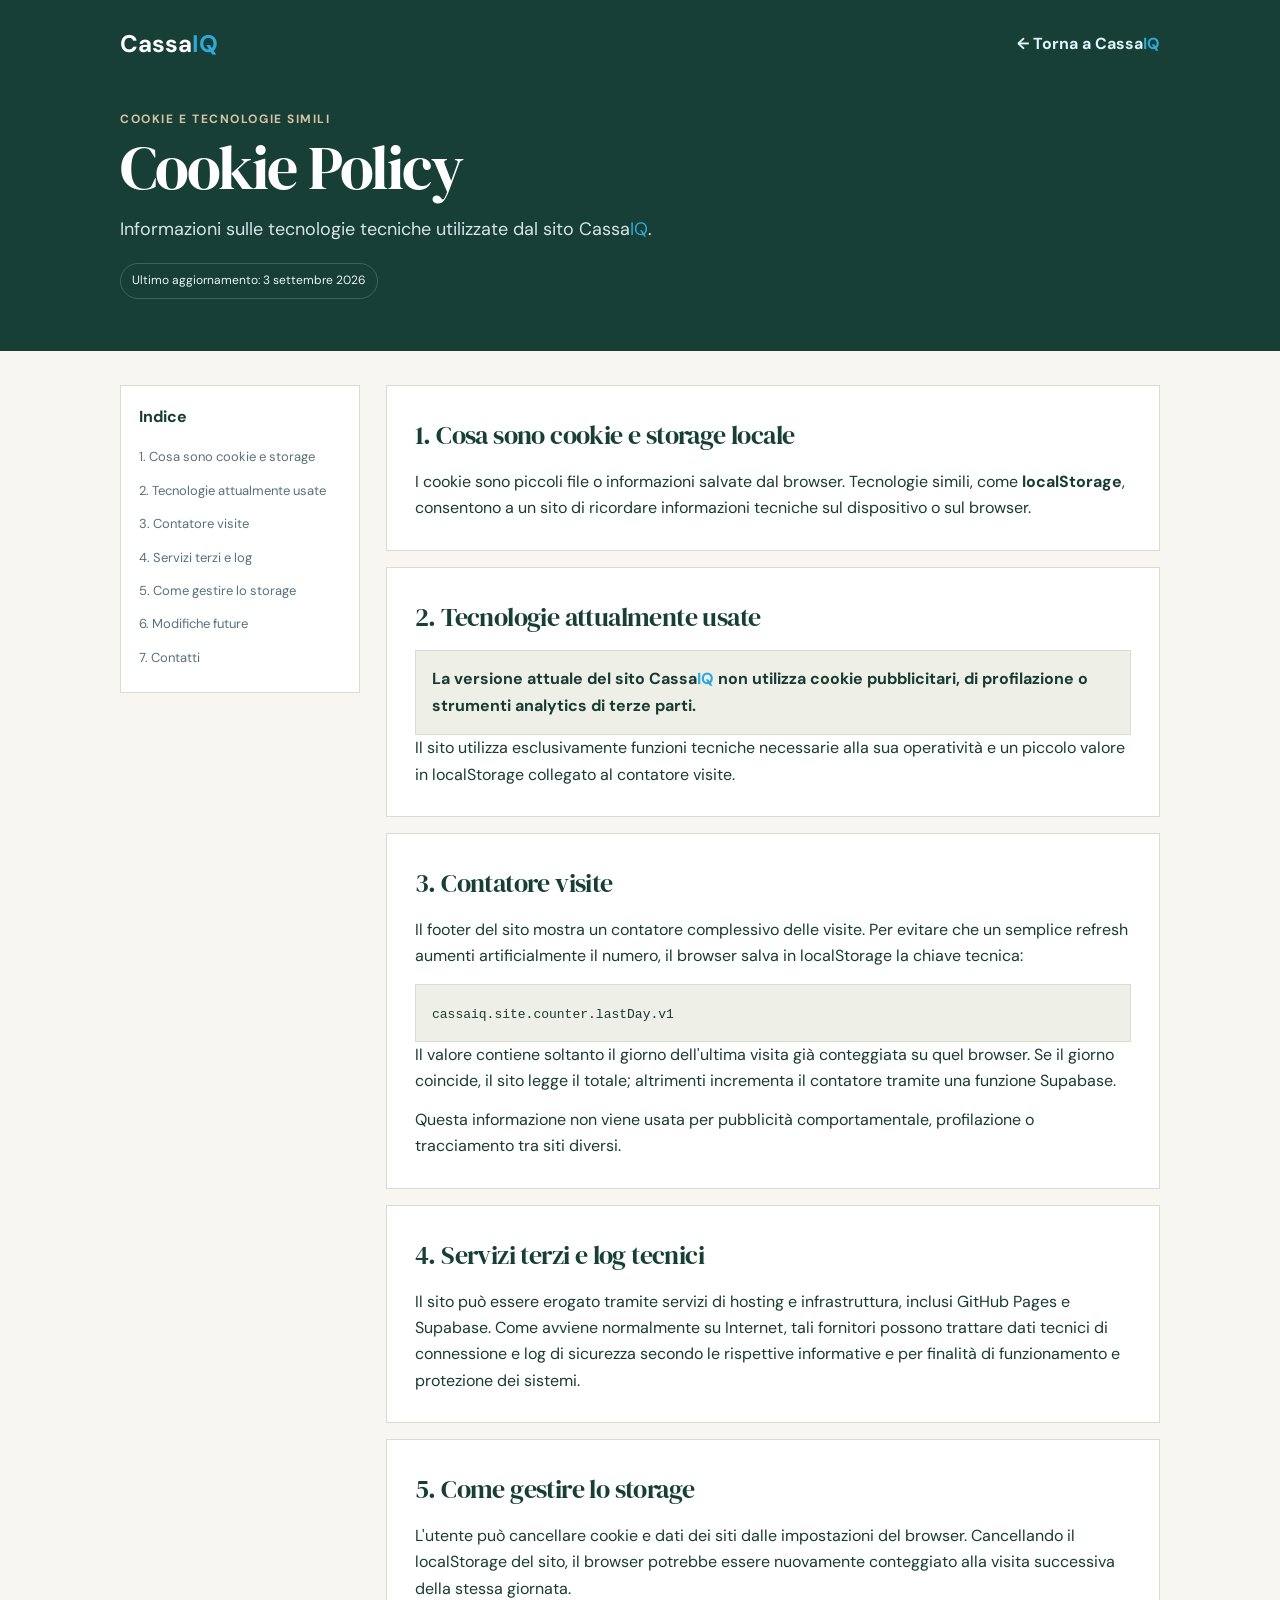
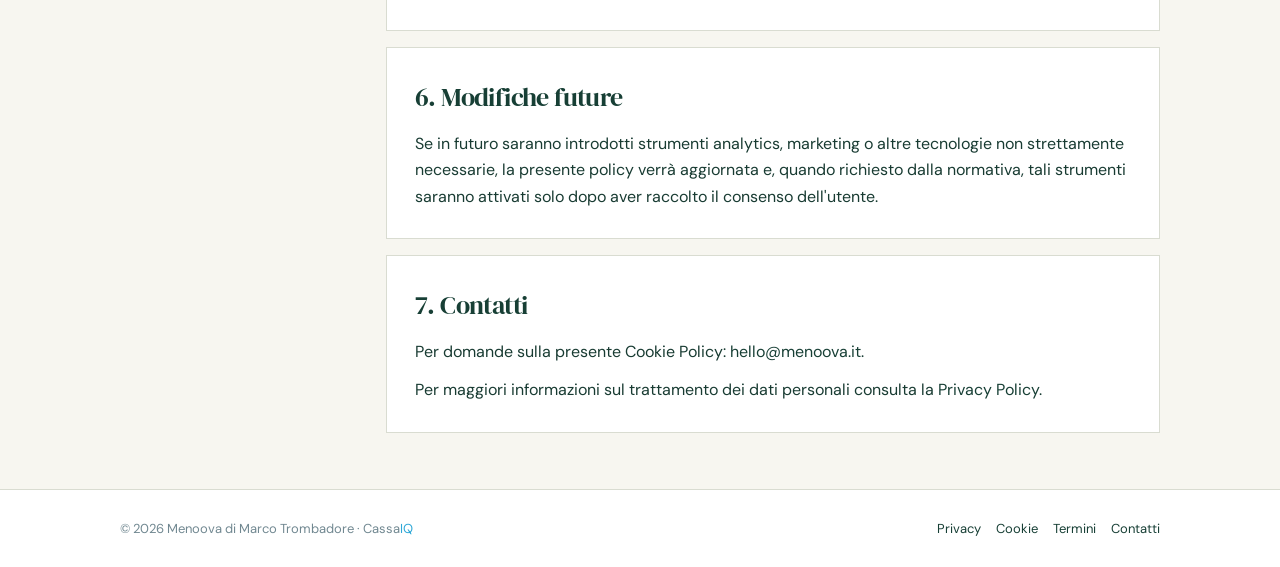
<file: cookie-policy.html>
<!doctype html>
<html lang="it">
<head>
<meta charset="utf-8">
<meta name="viewport" content="width=device-width,initial-scale=1">
<meta name="theme-color" content="#2fa8d7">
<title>Cookie Policy — CassaIQ</title>
<meta name="robots" content="index,follow">
<style>
:root{--blue:#2fa8d7;--blue-dark:#126f96;--ink:#173847;--muted:#607783;--line:#dbe8ed;--bg:#f6fafc;--paper:#fff;--green:#27885b}
*{box-sizing:border-box}html{scroll-behavior:smooth}body{margin:0;font-family:Inter,-apple-system,BlinkMacSystemFont,"Segoe UI",Roboto,Arial,sans-serif;color:var(--ink);background:var(--bg);line-height:1.65}a{color:var(--blue-dark);text-decoration:none}a:hover{text-decoration:underline}.wrap{width:min(1040px,calc(100% - 34px));margin:auto}.top{background:linear-gradient(135deg,#123542,#18546b);color:#fff;padding:24px 0 52px}.nav{display:flex;align-items:center;justify-content:space-between;gap:20px}.brand{font-weight:950;font-size:24px;color:#fff}.brand span{color:#64c8ee}.back{color:#dff4fb;font-weight:750}.hero{padding-top:46px;max-width:800px}.eyebrow{font-size:12px;text-transform:uppercase;letter-spacing:.13em;font-weight:900;color:#90ddf7}.hero h1{font-size:clamp(38px,6vw,62px);line-height:1;letter-spacing:-2.3px;margin:8px 0 16px}.hero p{font-size:18px;color:#d6e5ea;margin:0}.updated{display:inline-block;margin-top:18px;padding:7px 11px;border:1px solid rgba(255,255,255,.18);border-radius:999px;font-size:12px;color:#e8f4f7}.layout{display:grid;grid-template-columns:240px 1fr;gap:26px;padding:34px 0 56px}.toc{position:sticky;top:20px;align-self:start;background:#fff;border:1px solid var(--line);border-radius:18px;padding:18px;box-shadow:0 10px 28px rgba(23,56,71,.05)}.toc strong{display:block;margin-bottom:10px}.toc a{display:block;padding:6px 0;font-size:13px;color:#58717c}.content{display:grid;gap:16px}.card{background:#fff;border:1px solid var(--line);border-radius:22px;padding:28px;box-shadow:0 10px 30px rgba(23,56,71,.045)}h2{font-size:26px;letter-spacing:-.6px;margin:0 0 12px;color:#163f50}h3{font-size:18px;margin:20px 0 8px}p{margin:0 0 12px}p:last-child{margin-bottom:0}ul{margin:10px 0 0;padding-left:21px}.notice{padding:15px 16px;border-radius:14px;background:#eef8fc;border:1px solid #cfeaf5}.ok{background:#eefaf4;border-color:#ccebd9}.legal-box{background:#f8fbfc;border:1px solid var(--line);border-radius:14px;padding:15px 16px;margin-top:14px}.small{font-size:13px;color:var(--muted)}footer{border-top:1px solid var(--line);background:#fff;padding:28px 0;color:#718891;font-size:13px}.footer-row{display:flex;justify-content:space-between;gap:20px;flex-wrap:wrap}.footer-links{display:flex;gap:15px;flex-wrap:wrap}@media(max-width:780px){.layout{grid-template-columns:1fr}.toc{position:static}.card{padding:22px}.top{padding-bottom:40px}.nav{align-items:flex-start}.footer-row{flex-direction:column}}
</style>
<link rel="stylesheet" href="assets/fonts.css"><style>:root{--blue:#173f35;--blue-dark:#173f35;--ink:#183b32;--muted:#647069;--line:#d9dcd1;--bg:#f7f6f0;--paper:#fff}body{font-family:"DM Sans",Arial,sans-serif}.top{background:#173f35}.hero h1,h2{font-family:"DM Serif Display",Georgia,serif;font-weight:400}.hero h1{letter-spacing:-.035em}.brand span,.eyebrow{color:#d5c4a5}.card,.toc{border-radius:0;box-shadow:none}.notice,.legal-box{border-radius:0;background:#eeefe7;border-color:#d9dcd1}h2{color:#173f35}</style>  <link rel="stylesheet" href="brand-colors.css">
</head>
<body>
<header class="top"><div class="wrap"><nav class="nav"><a class="brand" href="index.html"><bdi class="brand-name">Cassa<span class="brand-iq">IQ</span></bdi></a><a class="back" href="index.html">← Torna a <bdi class="brand-name">Cassa<span class="brand-iq">IQ</span></bdi></a></nav><div class="hero"><div class="eyebrow">Cookie e tecnologie simili</div><h1>Cookie Policy</h1><p>Informazioni sulle tecnologie tecniche utilizzate dal sito <bdi class="brand-name">Cassa<span class="brand-iq">IQ</span></bdi>.</p><span class="updated">Ultimo aggiornamento: 3 settembre 2026</span></div></div></header>
<main class="wrap layout"><aside class="toc"><strong>Indice</strong><a href="#cosa">1. Cosa sono cookie e storage</a><a href="#attuali">2. Tecnologie attualmente usate</a><a href="#contatore">3. Contatore visite</a><a href="#terze">4. Servizi terzi e log</a><a href="#gestione">5. Come gestire lo storage</a><a href="#futuro">6. Modifiche future</a><a href="#contatti">7. Contatti</a></aside><div class="content">
<section class="card" id="cosa"><h2>1. Cosa sono cookie e storage locale</h2><p>I cookie sono piccoli file o informazioni salvate dal browser. Tecnologie simili, come <strong>localStorage</strong>, consentono a un sito di ricordare informazioni tecniche sul dispositivo o sul browser.</p></section>
<section class="card" id="attuali"><h2>2. Tecnologie attualmente usate</h2><div class="notice ok"><p><strong>La versione attuale del sito <bdi class="brand-name">Cassa<span class="brand-iq">IQ</span></bdi> non utilizza cookie pubblicitari, di profilazione o strumenti analytics di terze parti.</strong></p></div><p>Il sito utilizza esclusivamente funzioni tecniche necessarie alla sua operatività e un piccolo valore in localStorage collegato al contatore visite.</p></section>
<section class="card" id="contatore"><h2>3. Contatore visite</h2><p>Il footer del sito mostra un contatore complessivo delle visite. Per evitare che un semplice refresh aumenti artificialmente il numero, il browser salva in localStorage la chiave tecnica:</p><div class="legal-box"><code>cassaiq.site.counter.lastDay.v1</code></div><p>Il valore contiene soltanto il giorno dell'ultima visita già conteggiata su quel browser. Se il giorno coincide, il sito legge il totale; altrimenti incrementa il contatore tramite una funzione Supabase.</p><p>Questa informazione non viene usata per pubblicità comportamentale, profilazione o tracciamento tra siti diversi.</p></section>
<section class="card" id="terze"><h2>4. Servizi terzi e log tecnici</h2><p>Il sito può essere erogato tramite servizi di hosting e infrastruttura, inclusi GitHub Pages e Supabase. Come avviene normalmente su Internet, tali fornitori possono trattare dati tecnici di connessione e log di sicurezza secondo le rispettive informative e per finalità di funzionamento e protezione dei sistemi.</p></section>
<section class="card" id="gestione"><h2>5. Come gestire lo storage</h2><p>L'utente può cancellare cookie e dati dei siti dalle impostazioni del browser. Cancellando il localStorage del sito, il browser potrebbe essere nuovamente conteggiato alla visita successiva della stessa giornata.</p></section>
<section class="card" id="futuro"><h2>6. Modifiche future</h2><p>Se in futuro saranno introdotti strumenti analytics, marketing o altre tecnologie non strettamente necessarie, la presente policy verrà aggiornata e, quando richiesto dalla normativa, tali strumenti saranno attivati solo dopo aver raccolto il consenso dell'utente.</p></section>
<section class="card" id="contatti"><h2>7. Contatti</h2><p>Per domande sulla presente Cookie Policy: <a href="mailto:hello@menoova.it">hello@menoova.it</a>.</p><p>Per maggiori informazioni sul trattamento dei dati personali consulta la <a href="privacy.html">Privacy Policy</a>.</p></section>
</div></main>
<footer><div class="wrap footer-row"><span>© 2026 Menoova di Marco Trombadore · <bdi class="brand-name">Cassa<span class="brand-iq">IQ</span></bdi></span><div class="footer-links"><a href="privacy.html">Privacy</a><a href="cookie-policy.html">Cookie</a><a href="termini-condizioni.html">Termini</a><a href="mailto:hello@menoova.it">Contatti</a></div></div></footer>
</body></html>
</file>
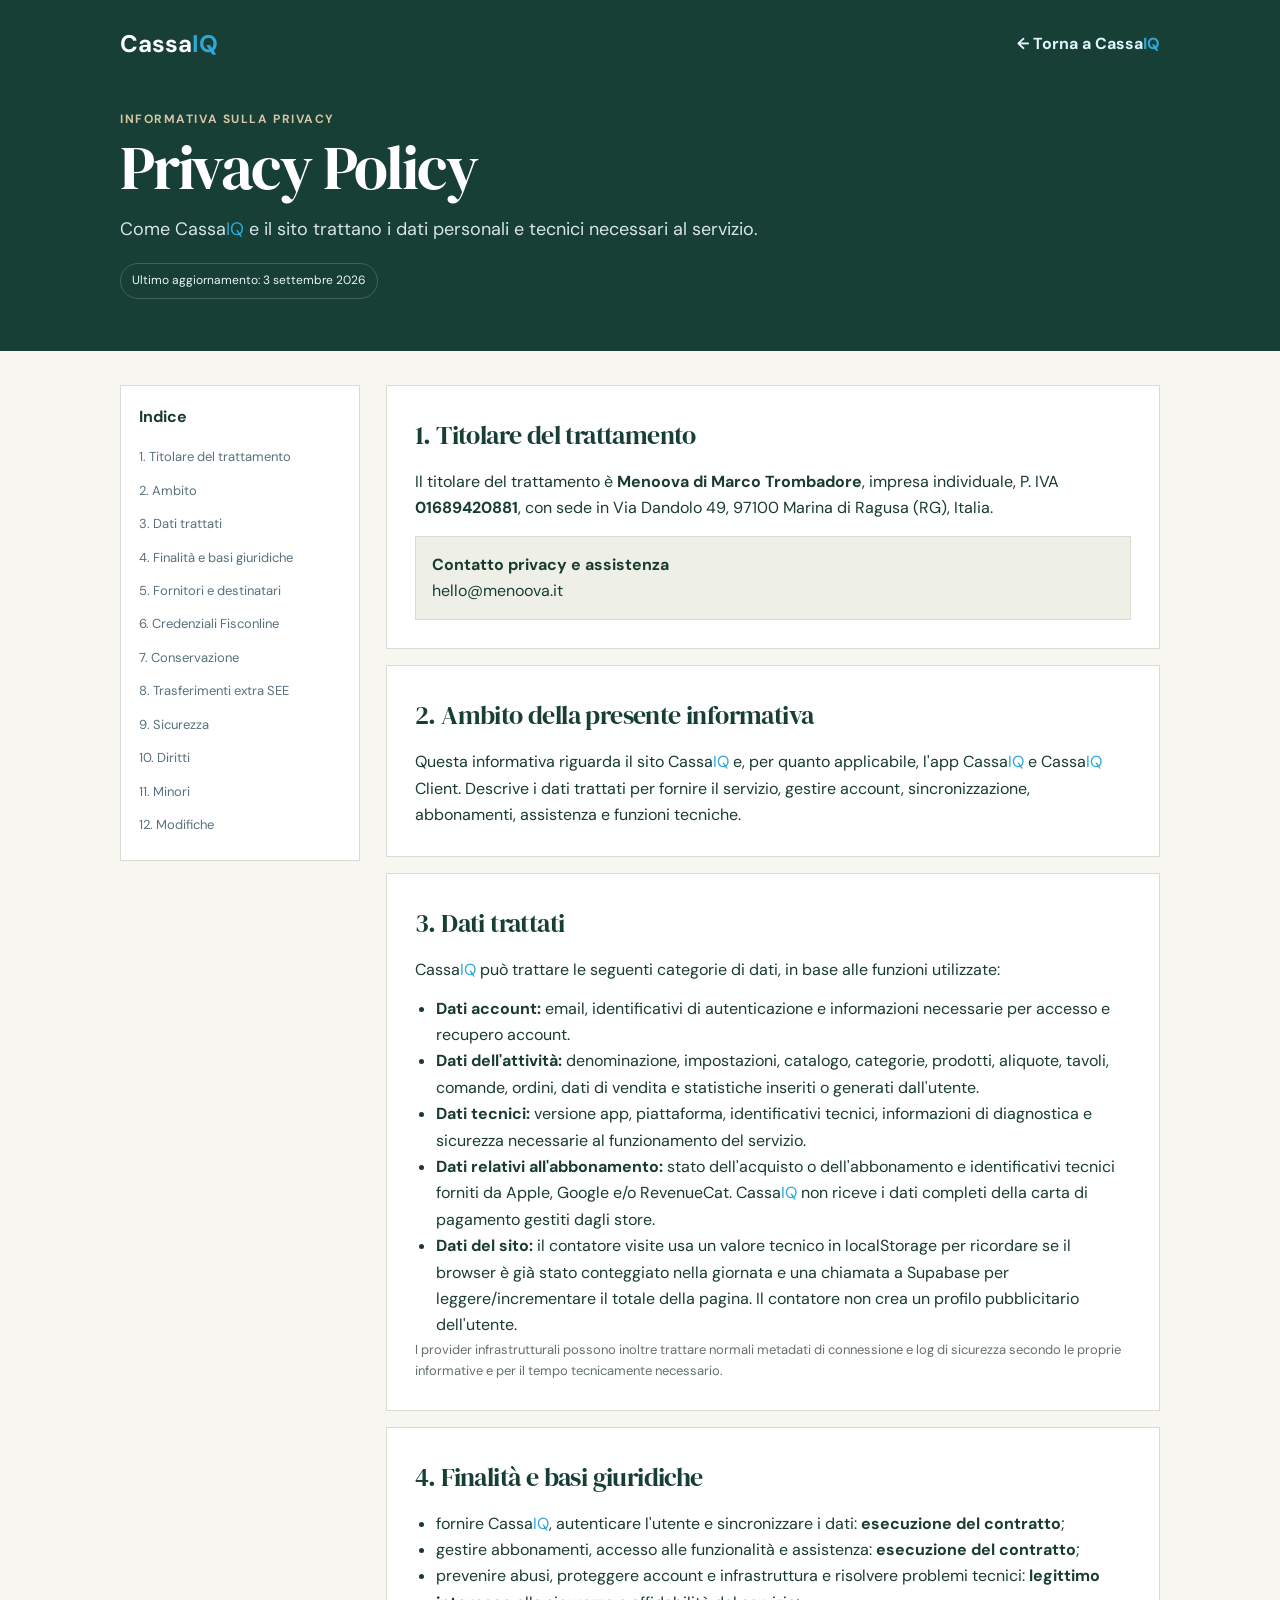
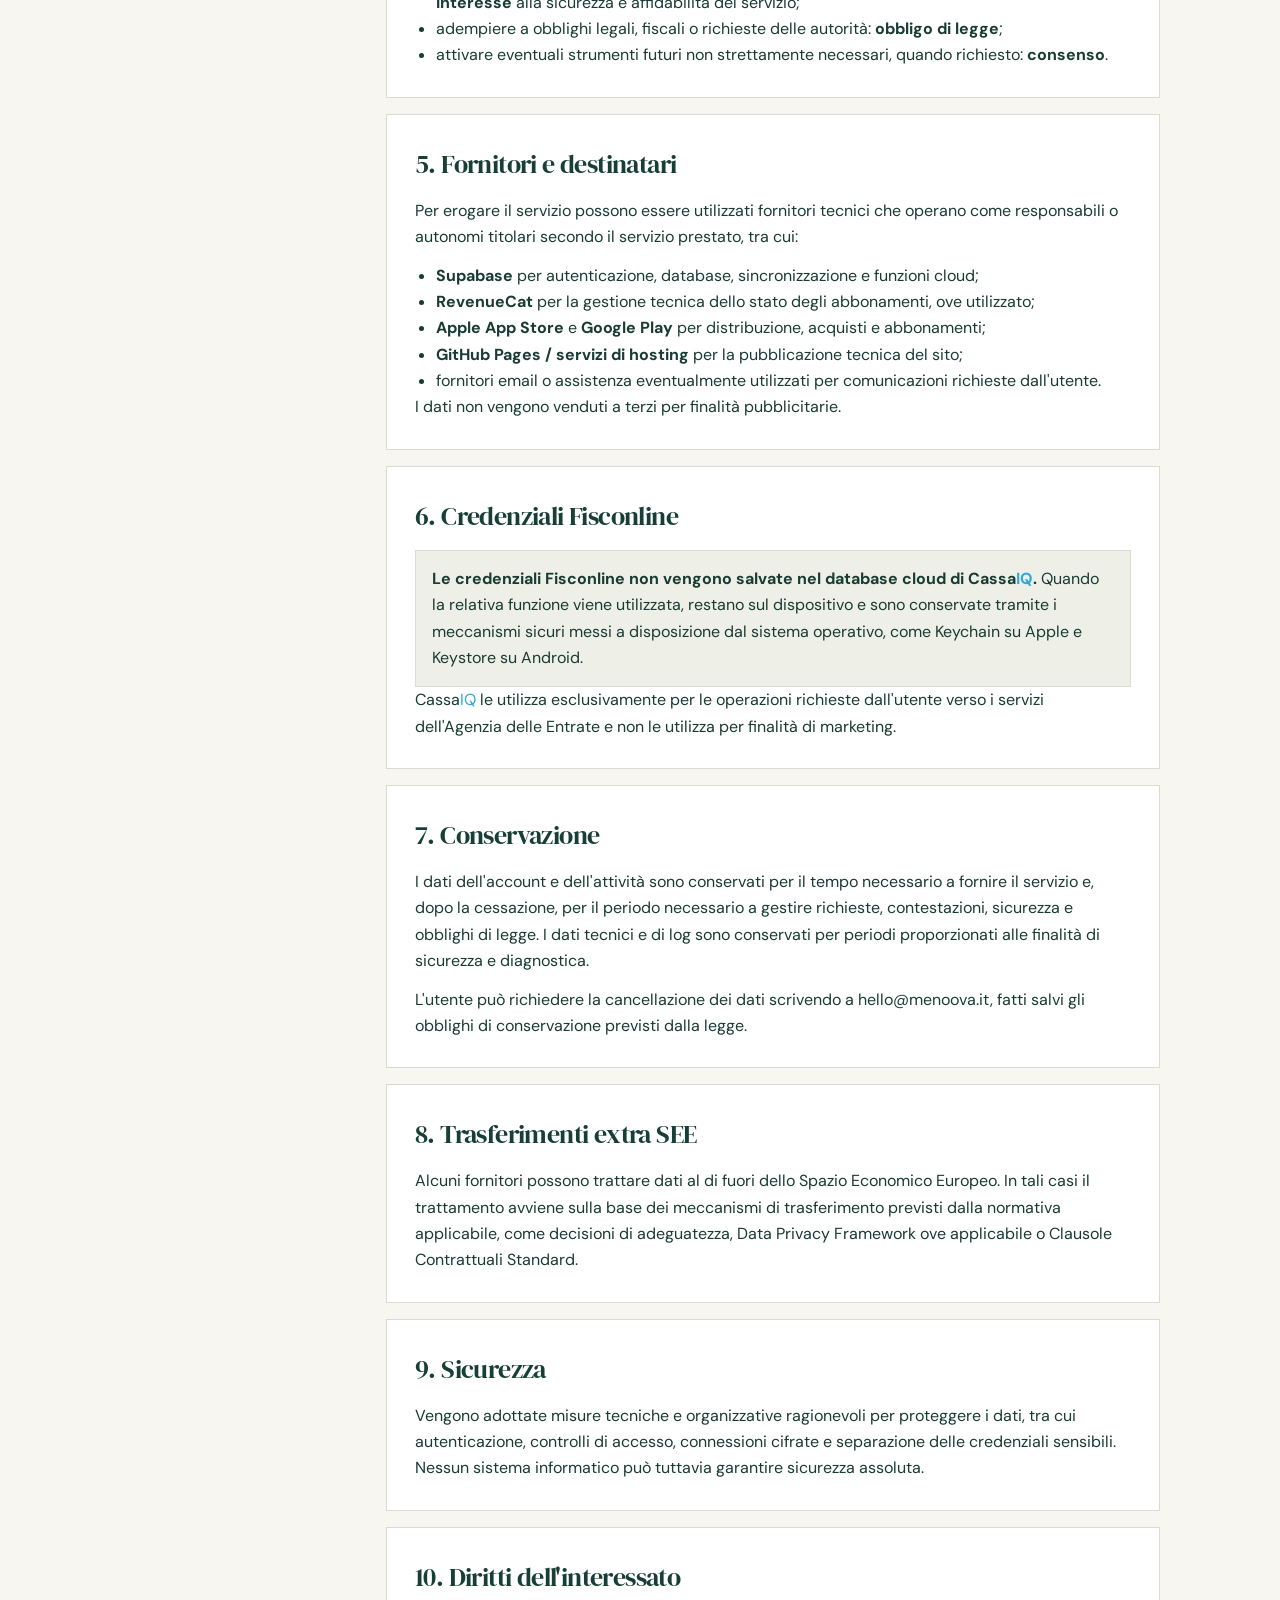
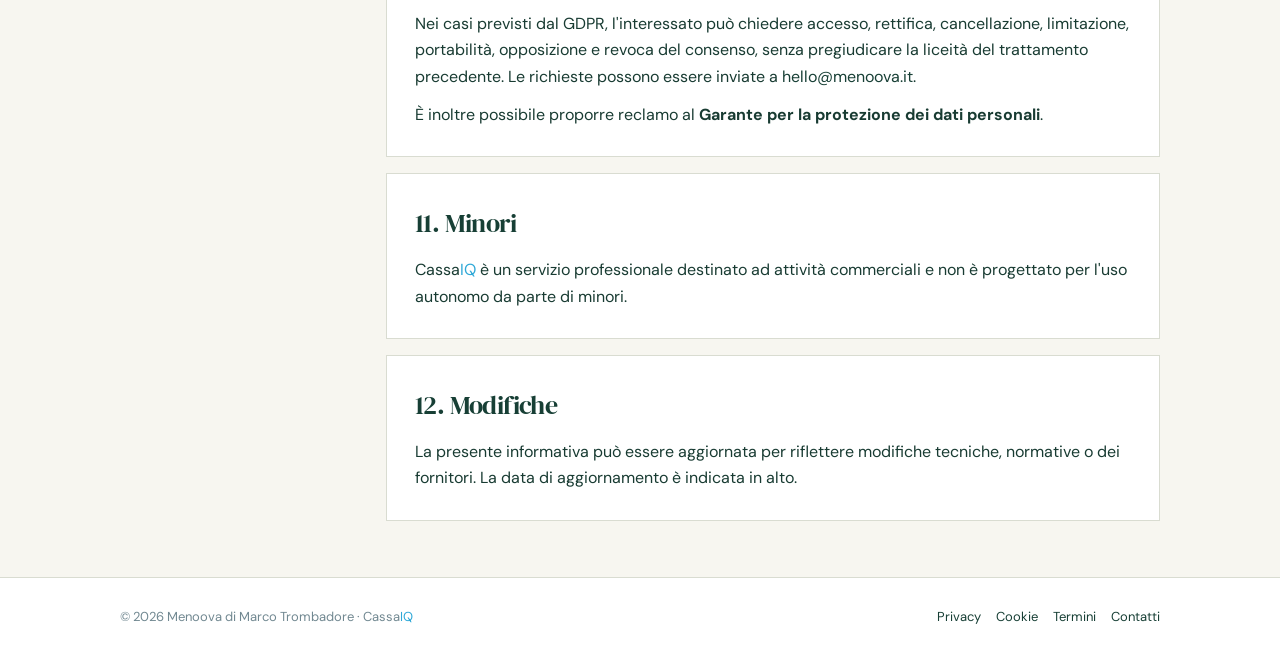
<file: privacy.html>
<!doctype html>
<html lang="it">
<head>
<meta charset="utf-8">
<meta name="viewport" content="width=device-width,initial-scale=1">
<meta name="theme-color" content="#2fa8d7">
<title>Privacy Policy — CassaIQ</title>
<meta name="robots" content="index,follow">
<style>
:root{--blue:#2fa8d7;--blue-dark:#126f96;--ink:#173847;--muted:#607783;--line:#dbe8ed;--bg:#f6fafc;--paper:#fff;--green:#27885b}
*{box-sizing:border-box}html{scroll-behavior:smooth}body{margin:0;font-family:Inter,-apple-system,BlinkMacSystemFont,"Segoe UI",Roboto,Arial,sans-serif;color:var(--ink);background:var(--bg);line-height:1.65}a{color:var(--blue-dark);text-decoration:none}a:hover{text-decoration:underline}.wrap{width:min(1040px,calc(100% - 34px));margin:auto}.top{background:linear-gradient(135deg,#123542,#18546b);color:#fff;padding:24px 0 52px}.nav{display:flex;align-items:center;justify-content:space-between;gap:20px}.brand{font-weight:950;font-size:24px;color:#fff}.brand span{color:#64c8ee}.back{color:#dff4fb;font-weight:750}.hero{padding-top:46px;max-width:800px}.eyebrow{font-size:12px;text-transform:uppercase;letter-spacing:.13em;font-weight:900;color:#90ddf7}.hero h1{font-size:clamp(38px,6vw,62px);line-height:1;letter-spacing:-2.3px;margin:8px 0 16px}.hero p{font-size:18px;color:#d6e5ea;margin:0}.updated{display:inline-block;margin-top:18px;padding:7px 11px;border:1px solid rgba(255,255,255,.18);border-radius:999px;font-size:12px;color:#e8f4f7}.layout{display:grid;grid-template-columns:240px 1fr;gap:26px;padding:34px 0 56px}.toc{position:sticky;top:20px;align-self:start;background:#fff;border:1px solid var(--line);border-radius:18px;padding:18px;box-shadow:0 10px 28px rgba(23,56,71,.05)}.toc strong{display:block;margin-bottom:10px}.toc a{display:block;padding:6px 0;font-size:13px;color:#58717c}.content{display:grid;gap:16px}.card{background:#fff;border:1px solid var(--line);border-radius:22px;padding:28px;box-shadow:0 10px 30px rgba(23,56,71,.045)}h2{font-size:26px;letter-spacing:-.6px;margin:0 0 12px;color:#163f50}h3{font-size:18px;margin:20px 0 8px}p{margin:0 0 12px}p:last-child{margin-bottom:0}ul{margin:10px 0 0;padding-left:21px}.notice{padding:15px 16px;border-radius:14px;background:#eef8fc;border:1px solid #cfeaf5}.ok{background:#eefaf4;border-color:#ccebd9}.legal-box{background:#f8fbfc;border:1px solid var(--line);border-radius:14px;padding:15px 16px;margin-top:14px}.small{font-size:13px;color:var(--muted)}footer{border-top:1px solid var(--line);background:#fff;padding:28px 0;color:#718891;font-size:13px}.footer-row{display:flex;justify-content:space-between;gap:20px;flex-wrap:wrap}.footer-links{display:flex;gap:15px;flex-wrap:wrap}@media(max-width:780px){.layout{grid-template-columns:1fr}.toc{position:static}.card{padding:22px}.top{padding-bottom:40px}.nav{align-items:flex-start}.footer-row{flex-direction:column}}
</style>
<link rel="stylesheet" href="assets/fonts.css"><style>:root{--blue:#173f35;--blue-dark:#173f35;--ink:#183b32;--muted:#647069;--line:#d9dcd1;--bg:#f7f6f0;--paper:#fff}body{font-family:"DM Sans",Arial,sans-serif}.top{background:#173f35}.hero h1,h2{font-family:"DM Serif Display",Georgia,serif;font-weight:400}.hero h1{letter-spacing:-.035em}.brand span,.eyebrow{color:#d5c4a5}.card,.toc{border-radius:0;box-shadow:none}.notice,.legal-box{border-radius:0;background:#eeefe7;border-color:#d9dcd1}h2{color:#173f35}</style>  <link rel="stylesheet" href="brand-colors.css">
</head>
<body>
<header class="top"><div class="wrap"><nav class="nav"><a class="brand" href="index.html"><bdi class="brand-name">Cassa<span class="brand-iq">IQ</span></bdi></a><a class="back" href="index.html">← Torna a <bdi class="brand-name">Cassa<span class="brand-iq">IQ</span></bdi></a></nav><div class="hero"><div class="eyebrow">Informativa sulla privacy</div><h1>Privacy Policy</h1><p>Come <bdi class="brand-name">Cassa<span class="brand-iq">IQ</span></bdi> e il sito trattano i dati personali e tecnici necessari al servizio.</p><span class="updated">Ultimo aggiornamento: 3 settembre 2026</span></div></div></header>
<main class="wrap layout"><aside class="toc"><strong>Indice</strong><a href="#titolare">1. Titolare del trattamento</a><a href="#ambito">2. Ambito</a><a href="#dati">3. Dati trattati</a><a href="#finalita">4. Finalità e basi giuridiche</a><a href="#fornitori">5. Fornitori e destinatari</a><a href="#fisconline">6. Credenziali Fisconline</a><a href="#conservazione">7. Conservazione</a><a href="#trasferimenti">8. Trasferimenti extra SEE</a><a href="#sicurezza">9. Sicurezza</a><a href="#diritti">10. Diritti</a><a href="#minori">11. Minori</a><a href="#modifiche">12. Modifiche</a></aside><div class="content">
<section class="card" id="titolare"><h2>1. Titolare del trattamento</h2><p>Il titolare del trattamento è <strong>Menoova di Marco Trombadore</strong>, impresa individuale, P. IVA <strong>01689420881</strong>, con sede in Via Dandolo 49, 97100 Marina di Ragusa (RG), Italia.</p><div class="legal-box"><strong>Contatto privacy e assistenza</strong><br><a href="mailto:hello@menoova.it">hello@menoova.it</a></div></section>
<section class="card" id="ambito"><h2>2. Ambito della presente informativa</h2><p>Questa informativa riguarda il sito <bdi class="brand-name">Cassa<span class="brand-iq">IQ</span></bdi> e, per quanto applicabile, l'app <bdi class="brand-name">Cassa<span class="brand-iq">IQ</span></bdi> e <bdi class="brand-name">Cassa<span class="brand-iq">IQ</span></bdi> Client. Descrive i dati trattati per fornire il servizio, gestire account, sincronizzazione, abbonamenti, assistenza e funzioni tecniche.</p></section>
<section class="card" id="dati"><h2>3. Dati trattati</h2><p><bdi class="brand-name">Cassa<span class="brand-iq">IQ</span></bdi> può trattare le seguenti categorie di dati, in base alle funzioni utilizzate:</p><ul><li><strong>Dati account:</strong> email, identificativi di autenticazione e informazioni necessarie per accesso e recupero account.</li><li><strong>Dati dell'attività:</strong> denominazione, impostazioni, catalogo, categorie, prodotti, aliquote, tavoli, comande, ordini, dati di vendita e statistiche inseriti o generati dall'utente.</li><li><strong>Dati tecnici:</strong> versione app, piattaforma, identificativi tecnici, informazioni di diagnostica e sicurezza necessarie al funzionamento del servizio.</li><li><strong>Dati relativi all'abbonamento:</strong> stato dell'acquisto o dell'abbonamento e identificativi tecnici forniti da Apple, Google e/o RevenueCat. <bdi class="brand-name">Cassa<span class="brand-iq">IQ</span></bdi> non riceve i dati completi della carta di pagamento gestiti dagli store.</li><li><strong>Dati del sito:</strong> il contatore visite usa un valore tecnico in localStorage per ricordare se il browser è già stato conteggiato nella giornata e una chiamata a Supabase per leggere/incrementare il totale della pagina. Il contatore non crea un profilo pubblicitario dell'utente.</li></ul><p class="small">I provider infrastrutturali possono inoltre trattare normali metadati di connessione e log di sicurezza secondo le proprie informative e per il tempo tecnicamente necessario.</p></section>
<section class="card" id="finalita"><h2>4. Finalità e basi giuridiche</h2><ul><li>fornire <bdi class="brand-name">Cassa<span class="brand-iq">IQ</span></bdi>, autenticare l'utente e sincronizzare i dati: <strong>esecuzione del contratto</strong>;</li><li>gestire abbonamenti, accesso alle funzionalità e assistenza: <strong>esecuzione del contratto</strong>;</li><li>prevenire abusi, proteggere account e infrastruttura e risolvere problemi tecnici: <strong>legittimo interesse</strong> alla sicurezza e affidabilità del servizio;</li><li>adempiere a obblighi legali, fiscali o richieste delle autorità: <strong>obbligo di legge</strong>;</li><li>attivare eventuali strumenti futuri non strettamente necessari, quando richiesto: <strong>consenso</strong>.</li></ul></section>
<section class="card" id="fornitori"><h2>5. Fornitori e destinatari</h2><p>Per erogare il servizio possono essere utilizzati fornitori tecnici che operano come responsabili o autonomi titolari secondo il servizio prestato, tra cui:</p><ul><li><strong>Supabase</strong> per autenticazione, database, sincronizzazione e funzioni cloud;</li><li><strong>RevenueCat</strong> per la gestione tecnica dello stato degli abbonamenti, ove utilizzato;</li><li><strong>Apple App Store</strong> e <strong>Google Play</strong> per distribuzione, acquisti e abbonamenti;</li><li><strong>GitHub Pages / servizi di hosting</strong> per la pubblicazione tecnica del sito;</li><li>fornitori email o assistenza eventualmente utilizzati per comunicazioni richieste dall'utente.</li></ul><p>I dati non vengono venduti a terzi per finalità pubblicitarie.</p></section>
<section class="card" id="fisconline"><h2>6. Credenziali Fisconline</h2><div class="notice ok"><p><strong>Le credenziali Fisconline non vengono salvate nel database cloud di <bdi class="brand-name">Cassa<span class="brand-iq">IQ</span></bdi>.</strong> Quando la relativa funzione viene utilizzata, restano sul dispositivo e sono conservate tramite i meccanismi sicuri messi a disposizione dal sistema operativo, come Keychain su Apple e Keystore su Android.</p></div><p><bdi class="brand-name">Cassa<span class="brand-iq">IQ</span></bdi> le utilizza esclusivamente per le operazioni richieste dall'utente verso i servizi dell'Agenzia delle Entrate e non le utilizza per finalità di marketing.</p></section>
<section class="card" id="conservazione"><h2>7. Conservazione</h2><p>I dati dell'account e dell'attività sono conservati per il tempo necessario a fornire il servizio e, dopo la cessazione, per il periodo necessario a gestire richieste, contestazioni, sicurezza e obblighi di legge. I dati tecnici e di log sono conservati per periodi proporzionati alle finalità di sicurezza e diagnostica.</p><p>L'utente può richiedere la cancellazione dei dati scrivendo a <a href="mailto:hello@menoova.it">hello@menoova.it</a>, fatti salvi gli obblighi di conservazione previsti dalla legge.</p></section>
<section class="card" id="trasferimenti"><h2>8. Trasferimenti extra SEE</h2><p>Alcuni fornitori possono trattare dati al di fuori dello Spazio Economico Europeo. In tali casi il trattamento avviene sulla base dei meccanismi di trasferimento previsti dalla normativa applicabile, come decisioni di adeguatezza, Data Privacy Framework ove applicabile o Clausole Contrattuali Standard.</p></section>
<section class="card" id="sicurezza"><h2>9. Sicurezza</h2><p>Vengono adottate misure tecniche e organizzative ragionevoli per proteggere i dati, tra cui autenticazione, controlli di accesso, connessioni cifrate e separazione delle credenziali sensibili. Nessun sistema informatico può tuttavia garantire sicurezza assoluta.</p></section>
<section class="card" id="diritti"><h2>10. Diritti dell'interessato</h2><p>Nei casi previsti dal GDPR, l'interessato può chiedere accesso, rettifica, cancellazione, limitazione, portabilità, opposizione e revoca del consenso, senza pregiudicare la liceità del trattamento precedente. Le richieste possono essere inviate a <a href="mailto:hello@menoova.it">hello@menoova.it</a>.</p><p>È inoltre possibile proporre reclamo al <strong>Garante per la protezione dei dati personali</strong>.</p></section>
<section class="card" id="minori"><h2>11. Minori</h2><p><bdi class="brand-name">Cassa<span class="brand-iq">IQ</span></bdi> è un servizio professionale destinato ad attività commerciali e non è progettato per l'uso autonomo da parte di minori.</p></section>
<section class="card" id="modifiche"><h2>12. Modifiche</h2><p>La presente informativa può essere aggiornata per riflettere modifiche tecniche, normative o dei fornitori. La data di aggiornamento è indicata in alto.</p></section>
</div></main>
<footer><div class="wrap footer-row"><span>© 2026 Menoova di Marco Trombadore · <bdi class="brand-name">Cassa<span class="brand-iq">IQ</span></bdi></span><div class="footer-links"><a href="privacy.html">Privacy</a><a href="cookie-policy.html">Cookie</a><a href="termini-condizioni.html">Termini</a><a href="mailto:hello@menoova.it">Contatti</a></div></div></footer>
</body></html>
</file>
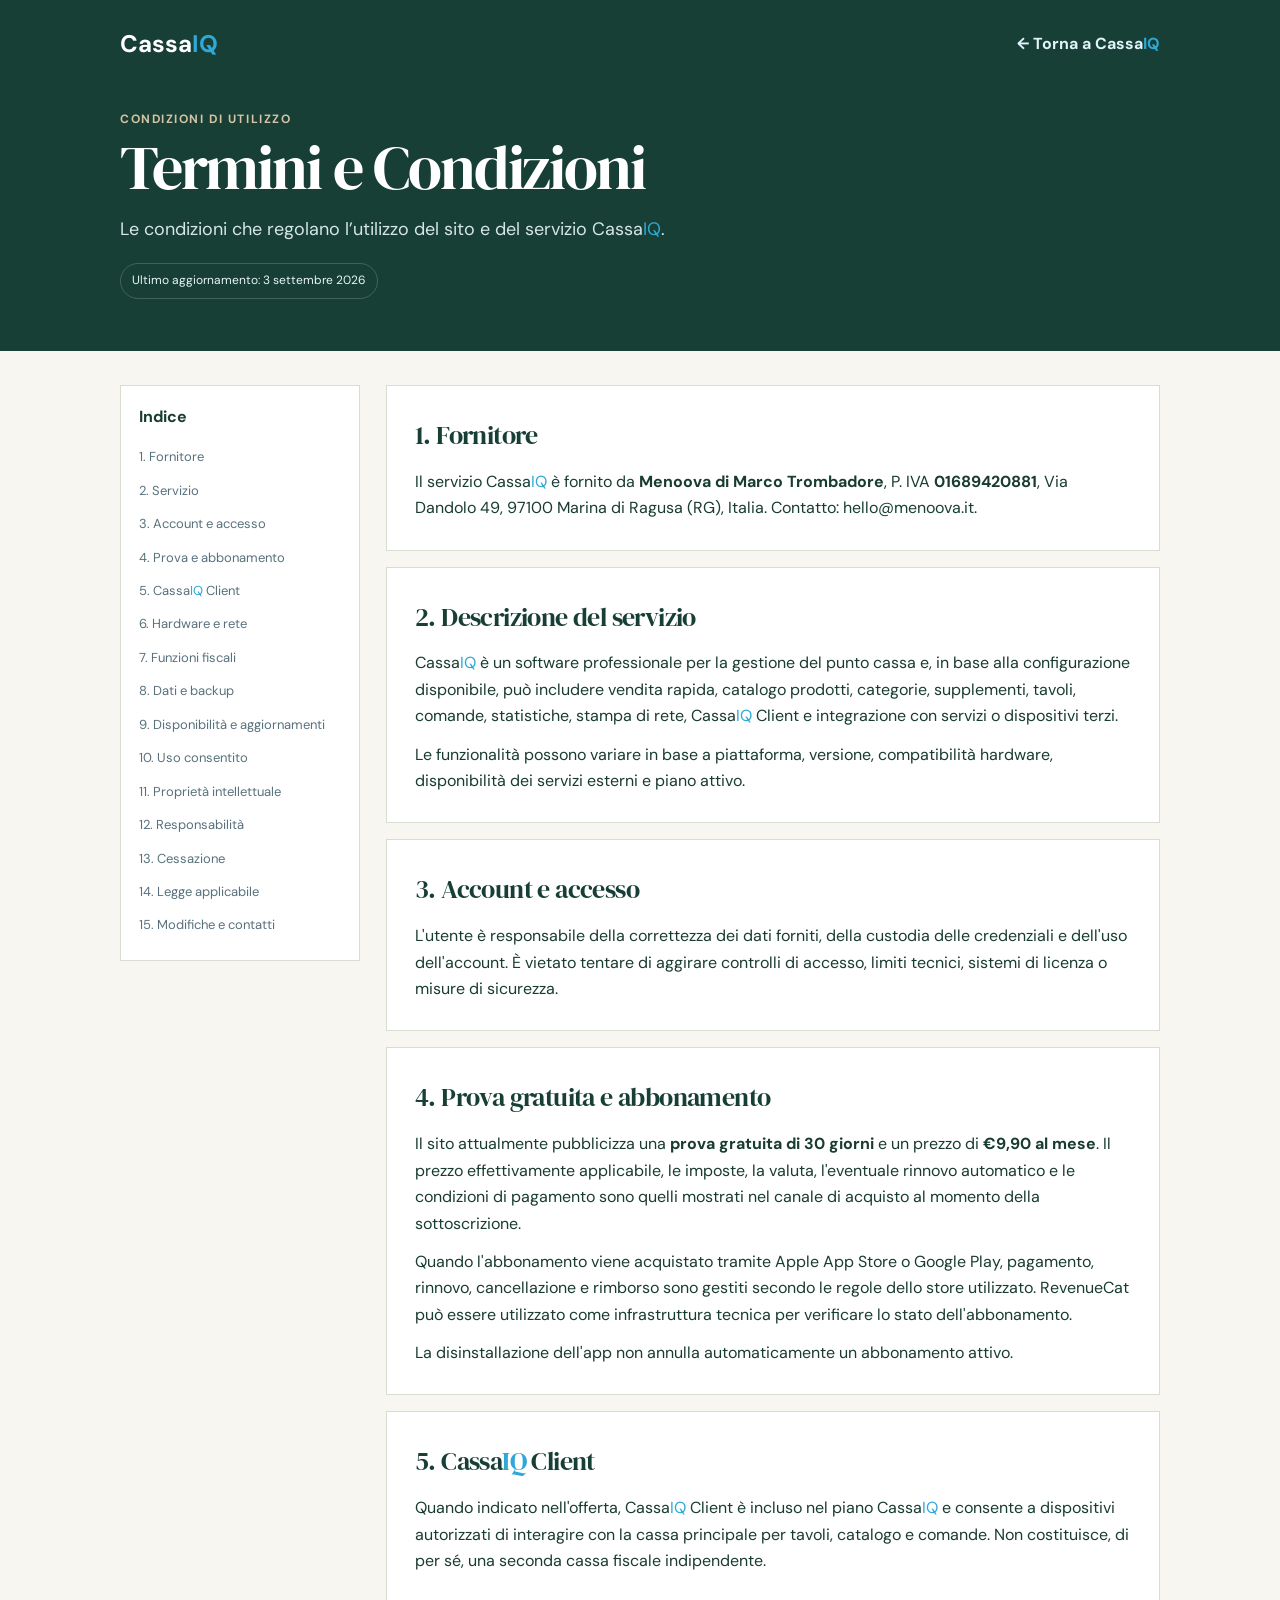
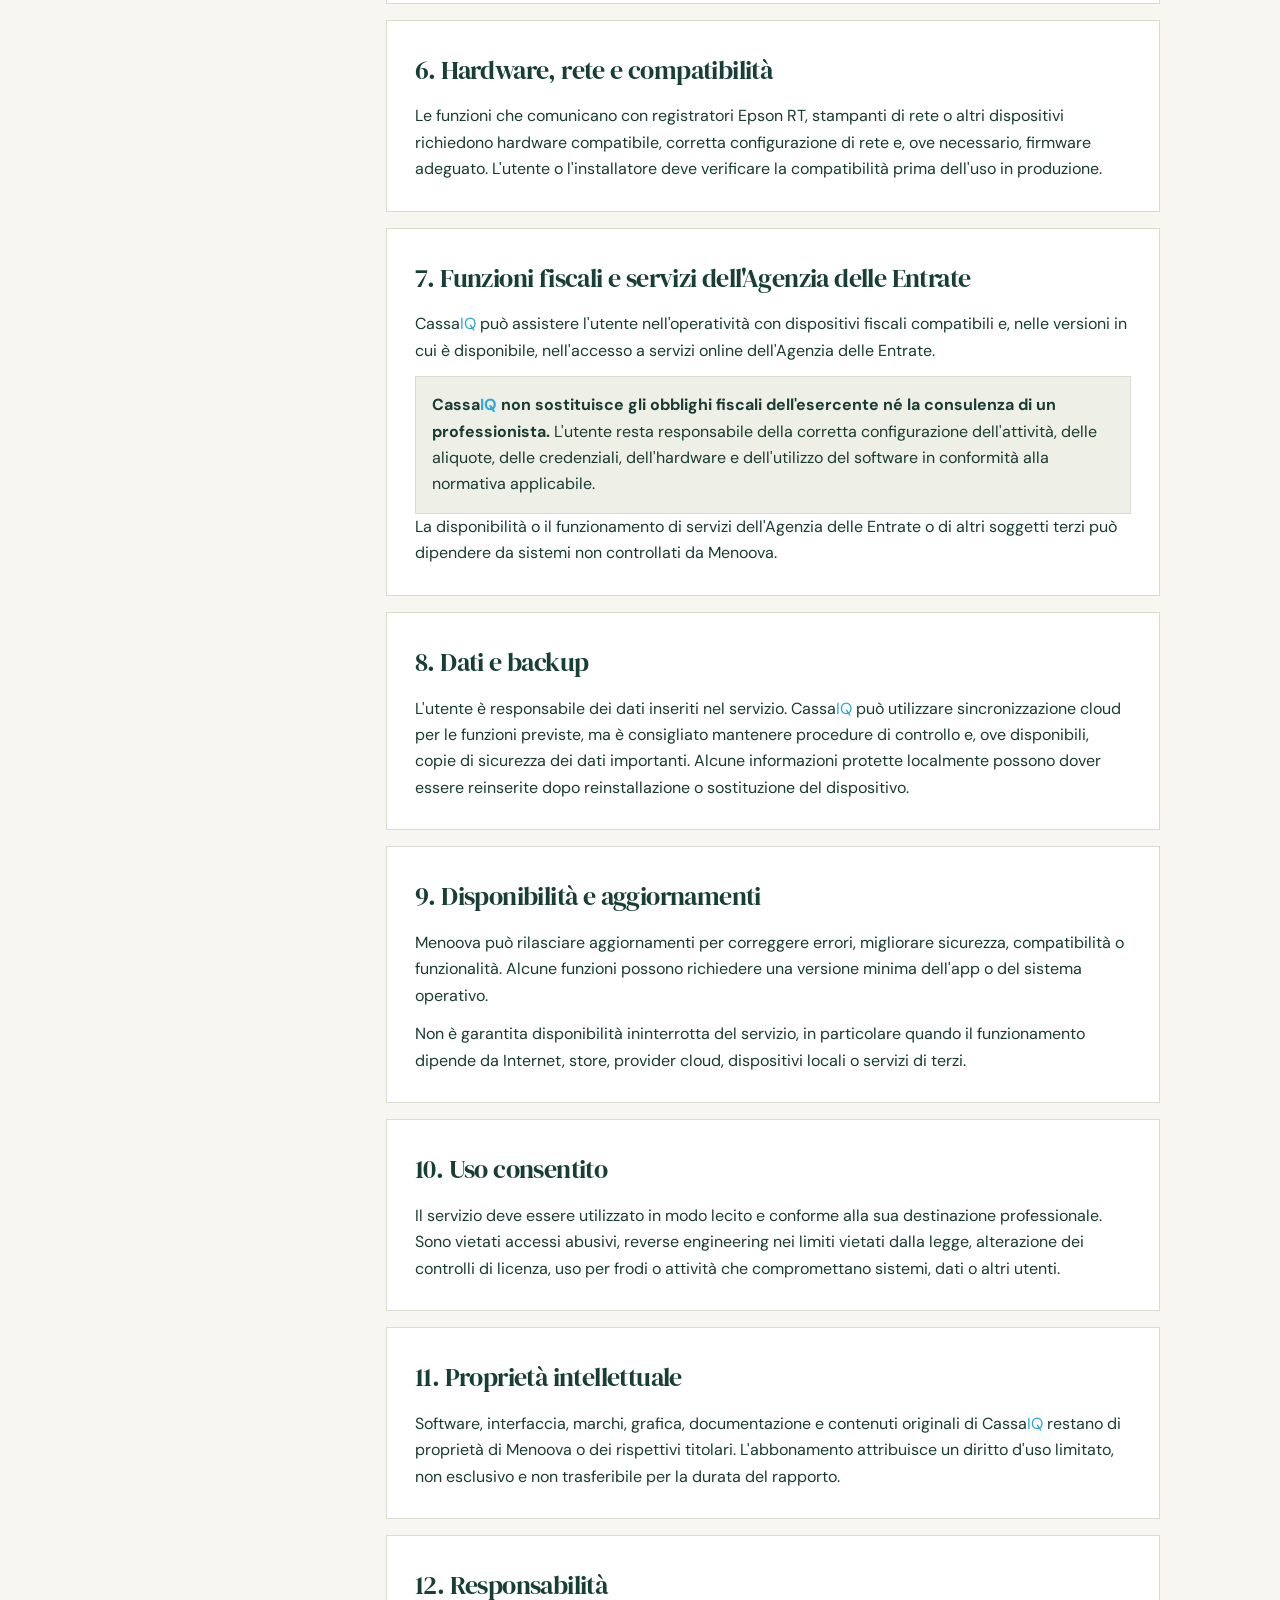
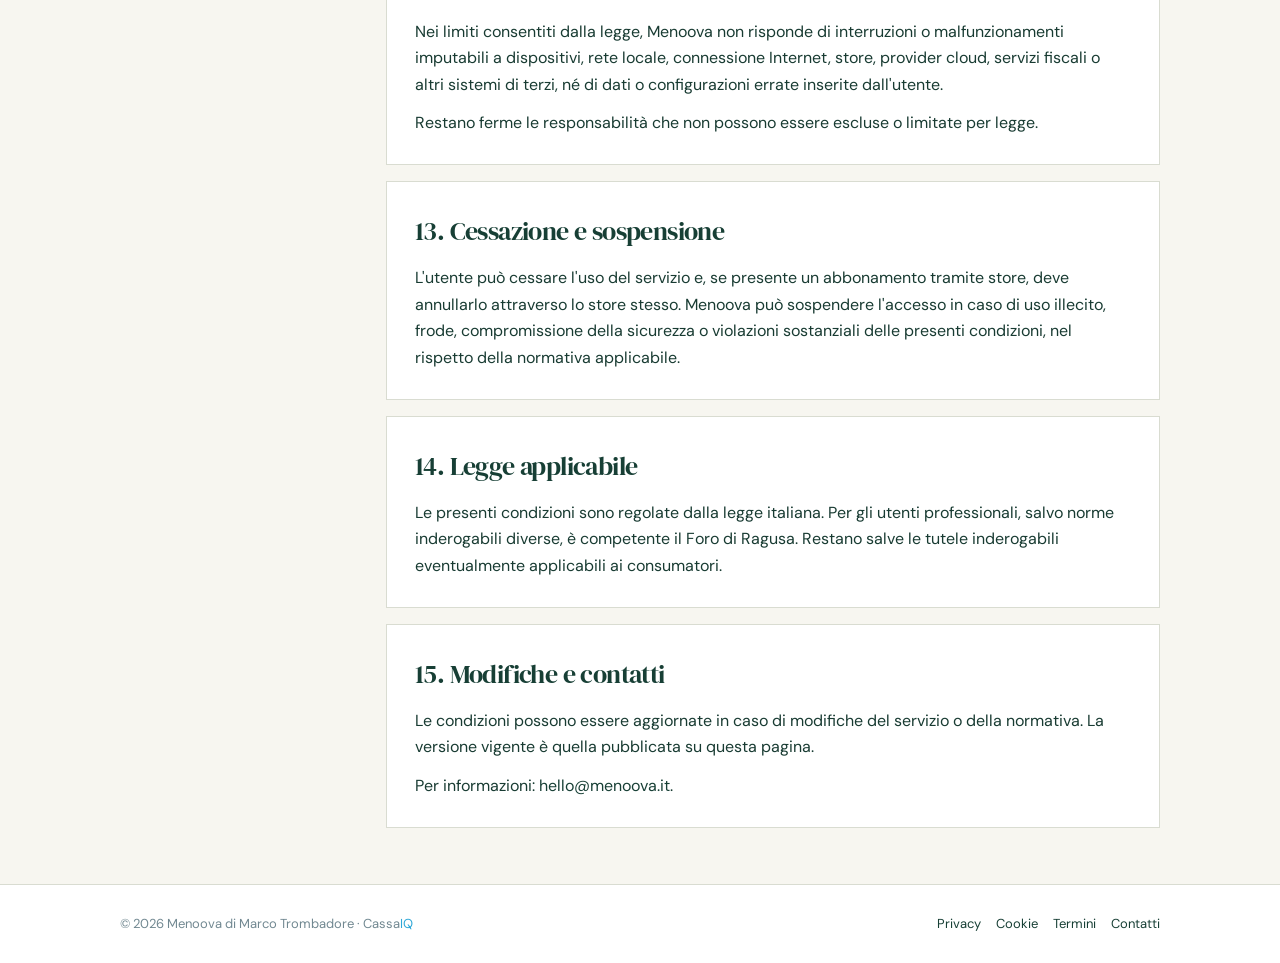
<file: termini-condizioni.html>
<!doctype html>
<html lang="it">
<head>
<meta charset="utf-8">
<meta name="viewport" content="width=device-width,initial-scale=1">
<meta name="theme-color" content="#2fa8d7">
<title>Termini e Condizioni — CassaIQ</title>
<meta name="robots" content="index,follow">
<style>
:root{--blue:#2fa8d7;--blue-dark:#126f96;--ink:#173847;--muted:#607783;--line:#dbe8ed;--bg:#f6fafc;--paper:#fff;--green:#27885b}
*{box-sizing:border-box}html{scroll-behavior:smooth}body{margin:0;font-family:Inter,-apple-system,BlinkMacSystemFont,"Segoe UI",Roboto,Arial,sans-serif;color:var(--ink);background:var(--bg);line-height:1.65}a{color:var(--blue-dark);text-decoration:none}a:hover{text-decoration:underline}.wrap{width:min(1040px,calc(100% - 34px));margin:auto}.top{background:linear-gradient(135deg,#123542,#18546b);color:#fff;padding:24px 0 52px}.nav{display:flex;align-items:center;justify-content:space-between;gap:20px}.brand{font-weight:950;font-size:24px;color:#fff}.brand span{color:#64c8ee}.back{color:#dff4fb;font-weight:750}.hero{padding-top:46px;max-width:800px}.eyebrow{font-size:12px;text-transform:uppercase;letter-spacing:.13em;font-weight:900;color:#90ddf7}.hero h1{font-size:clamp(38px,6vw,62px);line-height:1;letter-spacing:-2.3px;margin:8px 0 16px}.hero p{font-size:18px;color:#d6e5ea;margin:0}.updated{display:inline-block;margin-top:18px;padding:7px 11px;border:1px solid rgba(255,255,255,.18);border-radius:999px;font-size:12px;color:#e8f4f7}.layout{display:grid;grid-template-columns:240px 1fr;gap:26px;padding:34px 0 56px}.toc{position:sticky;top:20px;align-self:start;background:#fff;border:1px solid var(--line);border-radius:18px;padding:18px;box-shadow:0 10px 28px rgba(23,56,71,.05)}.toc strong{display:block;margin-bottom:10px}.toc a{display:block;padding:6px 0;font-size:13px;color:#58717c}.content{display:grid;gap:16px}.card{background:#fff;border:1px solid var(--line);border-radius:22px;padding:28px;box-shadow:0 10px 30px rgba(23,56,71,.045)}h2{font-size:26px;letter-spacing:-.6px;margin:0 0 12px;color:#163f50}h3{font-size:18px;margin:20px 0 8px}p{margin:0 0 12px}p:last-child{margin-bottom:0}ul{margin:10px 0 0;padding-left:21px}.notice{padding:15px 16px;border-radius:14px;background:#eef8fc;border:1px solid #cfeaf5}.ok{background:#eefaf4;border-color:#ccebd9}.legal-box{background:#f8fbfc;border:1px solid var(--line);border-radius:14px;padding:15px 16px;margin-top:14px}.small{font-size:13px;color:var(--muted)}footer{border-top:1px solid var(--line);background:#fff;padding:28px 0;color:#718891;font-size:13px}.footer-row{display:flex;justify-content:space-between;gap:20px;flex-wrap:wrap}.footer-links{display:flex;gap:15px;flex-wrap:wrap}@media(max-width:780px){.layout{grid-template-columns:1fr}.toc{position:static}.card{padding:22px}.top{padding-bottom:40px}.nav{align-items:flex-start}.footer-row{flex-direction:column}}
</style>
<link rel="stylesheet" href="assets/fonts.css"><style>:root{--blue:#173f35;--blue-dark:#173f35;--ink:#183b32;--muted:#647069;--line:#d9dcd1;--bg:#f7f6f0;--paper:#fff}body{font-family:"DM Sans",Arial,sans-serif}.top{background:#173f35}.hero h1,h2{font-family:"DM Serif Display",Georgia,serif;font-weight:400}.hero h1{letter-spacing:-.035em}.brand span,.eyebrow{color:#d5c4a5}.card,.toc{border-radius:0;box-shadow:none}.notice,.legal-box{border-radius:0;background:#eeefe7;border-color:#d9dcd1}h2{color:#173f35}</style>  <link rel="stylesheet" href="brand-colors.css">
</head>
<body>
<header class="top"><div class="wrap"><nav class="nav"><a class="brand" href="index.html"><bdi class="brand-name">Cassa<span class="brand-iq">IQ</span></bdi></a><a class="back" href="index.html">← Torna a <bdi class="brand-name">Cassa<span class="brand-iq">IQ</span></bdi></a></nav><div class="hero"><div class="eyebrow">Condizioni di utilizzo</div><h1>Termini e Condizioni</h1><p>Le condizioni che regolano l’utilizzo del sito e del servizio <bdi class="brand-name">Cassa<span class="brand-iq">IQ</span></bdi>.</p><span class="updated">Ultimo aggiornamento: 3 settembre 2026</span></div></div></header>
<main class="wrap layout"><aside class="toc"><strong>Indice</strong><a href="#fornitore">1. Fornitore</a><a href="#servizio">2. Servizio</a><a href="#accesso">3. Account e accesso</a><a href="#prova">4. Prova e abbonamento</a><a href="#client">5. <bdi class="brand-name">Cassa<span class="brand-iq">IQ</span></bdi> Client</a><a href="#hardware">6. Hardware e rete</a><a href="#fiscale">7. Funzioni fiscali</a><a href="#dati">8. Dati e backup</a><a href="#disponibilita">9. Disponibilità e aggiornamenti</a><a href="#uso">10. Uso consentito</a><a href="#proprieta">11. Proprietà intellettuale</a><a href="#responsabilita">12. Responsabilità</a><a href="#recesso">13. Cessazione</a><a href="#legge">14. Legge applicabile</a><a href="#modifiche">15. Modifiche e contatti</a></aside><div class="content">
<section class="card" id="fornitore"><h2>1. Fornitore</h2><p>Il servizio <bdi class="brand-name">Cassa<span class="brand-iq">IQ</span></bdi> è fornito da <strong>Menoova di Marco Trombadore</strong>, P. IVA <strong>01689420881</strong>, Via Dandolo 49, 97100 Marina di Ragusa (RG), Italia. Contatto: <a href="mailto:hello@menoova.it">hello@menoova.it</a>.</p></section>
<section class="card" id="servizio"><h2>2. Descrizione del servizio</h2><p><bdi class="brand-name">Cassa<span class="brand-iq">IQ</span></bdi> è un software professionale per la gestione del punto cassa e, in base alla configurazione disponibile, può includere vendita rapida, catalogo prodotti, categorie, supplementi, tavoli, comande, statistiche, stampa di rete, <bdi class="brand-name">Cassa<span class="brand-iq">IQ</span></bdi> Client e integrazione con servizi o dispositivi terzi.</p><p>Le funzionalità possono variare in base a piattaforma, versione, compatibilità hardware, disponibilità dei servizi esterni e piano attivo.</p></section>
<section class="card" id="accesso"><h2>3. Account e accesso</h2><p>L'utente è responsabile della correttezza dei dati forniti, della custodia delle credenziali e dell'uso dell'account. È vietato tentare di aggirare controlli di accesso, limiti tecnici, sistemi di licenza o misure di sicurezza.</p></section>
<section class="card" id="prova"><h2>4. Prova gratuita e abbonamento</h2><p>Il sito attualmente pubblicizza una <strong>prova gratuita di 30 giorni</strong> e un prezzo di <strong>€9,90 al mese</strong>. Il prezzo effettivamente applicabile, le imposte, la valuta, l'eventuale rinnovo automatico e le condizioni di pagamento sono quelli mostrati nel canale di acquisto al momento della sottoscrizione.</p><p>Quando l'abbonamento viene acquistato tramite Apple App Store o Google Play, pagamento, rinnovo, cancellazione e rimborso sono gestiti secondo le regole dello store utilizzato. RevenueCat può essere utilizzato come infrastruttura tecnica per verificare lo stato dell'abbonamento.</p><p>La disinstallazione dell'app non annulla automaticamente un abbonamento attivo.</p></section>
<section class="card" id="client"><h2>5. <bdi class="brand-name">Cassa<span class="brand-iq">IQ</span></bdi> Client</h2><p>Quando indicato nell'offerta, <bdi class="brand-name">Cassa<span class="brand-iq">IQ</span></bdi> Client è incluso nel piano <bdi class="brand-name">Cassa<span class="brand-iq">IQ</span></bdi> e consente a dispositivi autorizzati di interagire con la cassa principale per tavoli, catalogo e comande. Non costituisce, di per sé, una seconda cassa fiscale indipendente.</p></section>
<section class="card" id="hardware"><h2>6. Hardware, rete e compatibilità</h2><p>Le funzioni che comunicano con registratori Epson RT, stampanti di rete o altri dispositivi richiedono hardware compatibile, corretta configurazione di rete e, ove necessario, firmware adeguato. L'utente o l'installatore deve verificare la compatibilità prima dell'uso in produzione.</p></section>
<section class="card" id="fiscale"><h2>7. Funzioni fiscali e servizi dell'Agenzia delle Entrate</h2><p><bdi class="brand-name">Cassa<span class="brand-iq">IQ</span></bdi> può assistere l'utente nell'operatività con dispositivi fiscali compatibili e, nelle versioni in cui è disponibile, nell'accesso a servizi online dell'Agenzia delle Entrate.</p><div class="notice"><p><strong><bdi class="brand-name">Cassa<span class="brand-iq">IQ</span></bdi> non sostituisce gli obblighi fiscali dell'esercente né la consulenza di un professionista.</strong> L'utente resta responsabile della corretta configurazione dell'attività, delle aliquote, delle credenziali, dell'hardware e dell'utilizzo del software in conformità alla normativa applicabile.</p></div><p>La disponibilità o il funzionamento di servizi dell'Agenzia delle Entrate o di altri soggetti terzi può dipendere da sistemi non controllati da Menoova.</p></section>
<section class="card" id="dati"><h2>8. Dati e backup</h2><p>L'utente è responsabile dei dati inseriti nel servizio. <bdi class="brand-name">Cassa<span class="brand-iq">IQ</span></bdi> può utilizzare sincronizzazione cloud per le funzioni previste, ma è consigliato mantenere procedure di controllo e, ove disponibili, copie di sicurezza dei dati importanti. Alcune informazioni protette localmente possono dover essere reinserite dopo reinstallazione o sostituzione del dispositivo.</p></section>
<section class="card" id="disponibilita"><h2>9. Disponibilità e aggiornamenti</h2><p>Menoova può rilasciare aggiornamenti per correggere errori, migliorare sicurezza, compatibilità o funzionalità. Alcune funzioni possono richiedere una versione minima dell'app o del sistema operativo.</p><p>Non è garantita disponibilità ininterrotta del servizio, in particolare quando il funzionamento dipende da Internet, store, provider cloud, dispositivi locali o servizi di terzi.</p></section>
<section class="card" id="uso"><h2>10. Uso consentito</h2><p>Il servizio deve essere utilizzato in modo lecito e conforme alla sua destinazione professionale. Sono vietati accessi abusivi, reverse engineering nei limiti vietati dalla legge, alterazione dei controlli di licenza, uso per frodi o attività che compromettano sistemi, dati o altri utenti.</p></section>
<section class="card" id="proprieta"><h2>11. Proprietà intellettuale</h2><p>Software, interfaccia, marchi, grafica, documentazione e contenuti originali di <bdi class="brand-name">Cassa<span class="brand-iq">IQ</span></bdi> restano di proprietà di Menoova o dei rispettivi titolari. L'abbonamento attribuisce un diritto d'uso limitato, non esclusivo e non trasferibile per la durata del rapporto.</p></section>
<section class="card" id="responsabilita"><h2>12. Responsabilità</h2><p>Nei limiti consentiti dalla legge, Menoova non risponde di interruzioni o malfunzionamenti imputabili a dispositivi, rete locale, connessione Internet, store, provider cloud, servizi fiscali o altri sistemi di terzi, né di dati o configurazioni errate inserite dall'utente.</p><p>Restano ferme le responsabilità che non possono essere escluse o limitate per legge.</p></section>
<section class="card" id="recesso"><h2>13. Cessazione e sospensione</h2><p>L'utente può cessare l'uso del servizio e, se presente un abbonamento tramite store, deve annullarlo attraverso lo store stesso. Menoova può sospendere l'accesso in caso di uso illecito, frode, compromissione della sicurezza o violazioni sostanziali delle presenti condizioni, nel rispetto della normativa applicabile.</p></section>
<section class="card" id="legge"><h2>14. Legge applicabile</h2><p>Le presenti condizioni sono regolate dalla legge italiana. Per gli utenti professionali, salvo norme inderogabili diverse, è competente il Foro di Ragusa. Restano salve le tutele inderogabili eventualmente applicabili ai consumatori.</p></section>
<section class="card" id="modifiche"><h2>15. Modifiche e contatti</h2><p>Le condizioni possono essere aggiornate in caso di modifiche del servizio o della normativa. La versione vigente è quella pubblicata su questa pagina.</p><p>Per informazioni: <a href="mailto:hello@menoova.it">hello@menoova.it</a>.</p></section>
</div></main>
<footer><div class="wrap footer-row"><span>© 2026 Menoova di Marco Trombadore · <bdi class="brand-name">Cassa<span class="brand-iq">IQ</span></bdi></span><div class="footer-links"><a href="privacy.html">Privacy</a><a href="cookie-policy.html">Cookie</a><a href="termini-condizioni.html">Termini</a><a href="mailto:hello@menoova.it">Contatti</a></div></div></footer>
</body></html>
</file>
<file: assets/fonts.css>
@font-face {
  font-family: 'DM Sans';
  font-style: normal;
  font-weight: 400;
  font-display: swap;
  src: url(font-0.ttf) format('truetype');
}
@font-face {
  font-family: 'DM Sans';
  font-style: normal;
  font-weight: 500;
  font-display: swap;
  src: url(font-1.ttf) format('truetype');
}
@font-face {
  font-family: 'DM Sans';
  font-style: normal;
  font-weight: 600;
  font-display: swap;
  src: url(font-2.ttf) format('truetype');
}
@font-face {
  font-family: 'DM Sans';
  font-style: normal;
  font-weight: 700;
  font-display: swap;
  src: url(font-3.ttf) format('truetype');
}
@font-face {
  font-family: 'DM Serif Display';
  font-style: italic;
  font-weight: 400;
  font-display: swap;
  src: url(font-4.ttf) format('truetype');
}
@font-face {
  font-family: 'DM Serif Display';
  font-style: normal;
  font-weight: 400;
  font-display: swap;
  src: url(font-5.ttf) format('truetype');
}
</file>
<file: brand-colors.css>
/* Keep the complete product name together, with the original logo cyan. */
.brand-name{display:inline-block;white-space:nowrap;overflow-wrap:normal;word-break:normal;text-indent:0}
.brand-word,.hero-brand{white-space:nowrap;overflow-wrap:normal;word-break:normal}
.brand-iq,.brand .brand-iq,.brand-word .brand-iq,.hero-brand .brand-iq,
.editorial-footer .brand .brand-iq{color:#2fa8d7}
</file>
